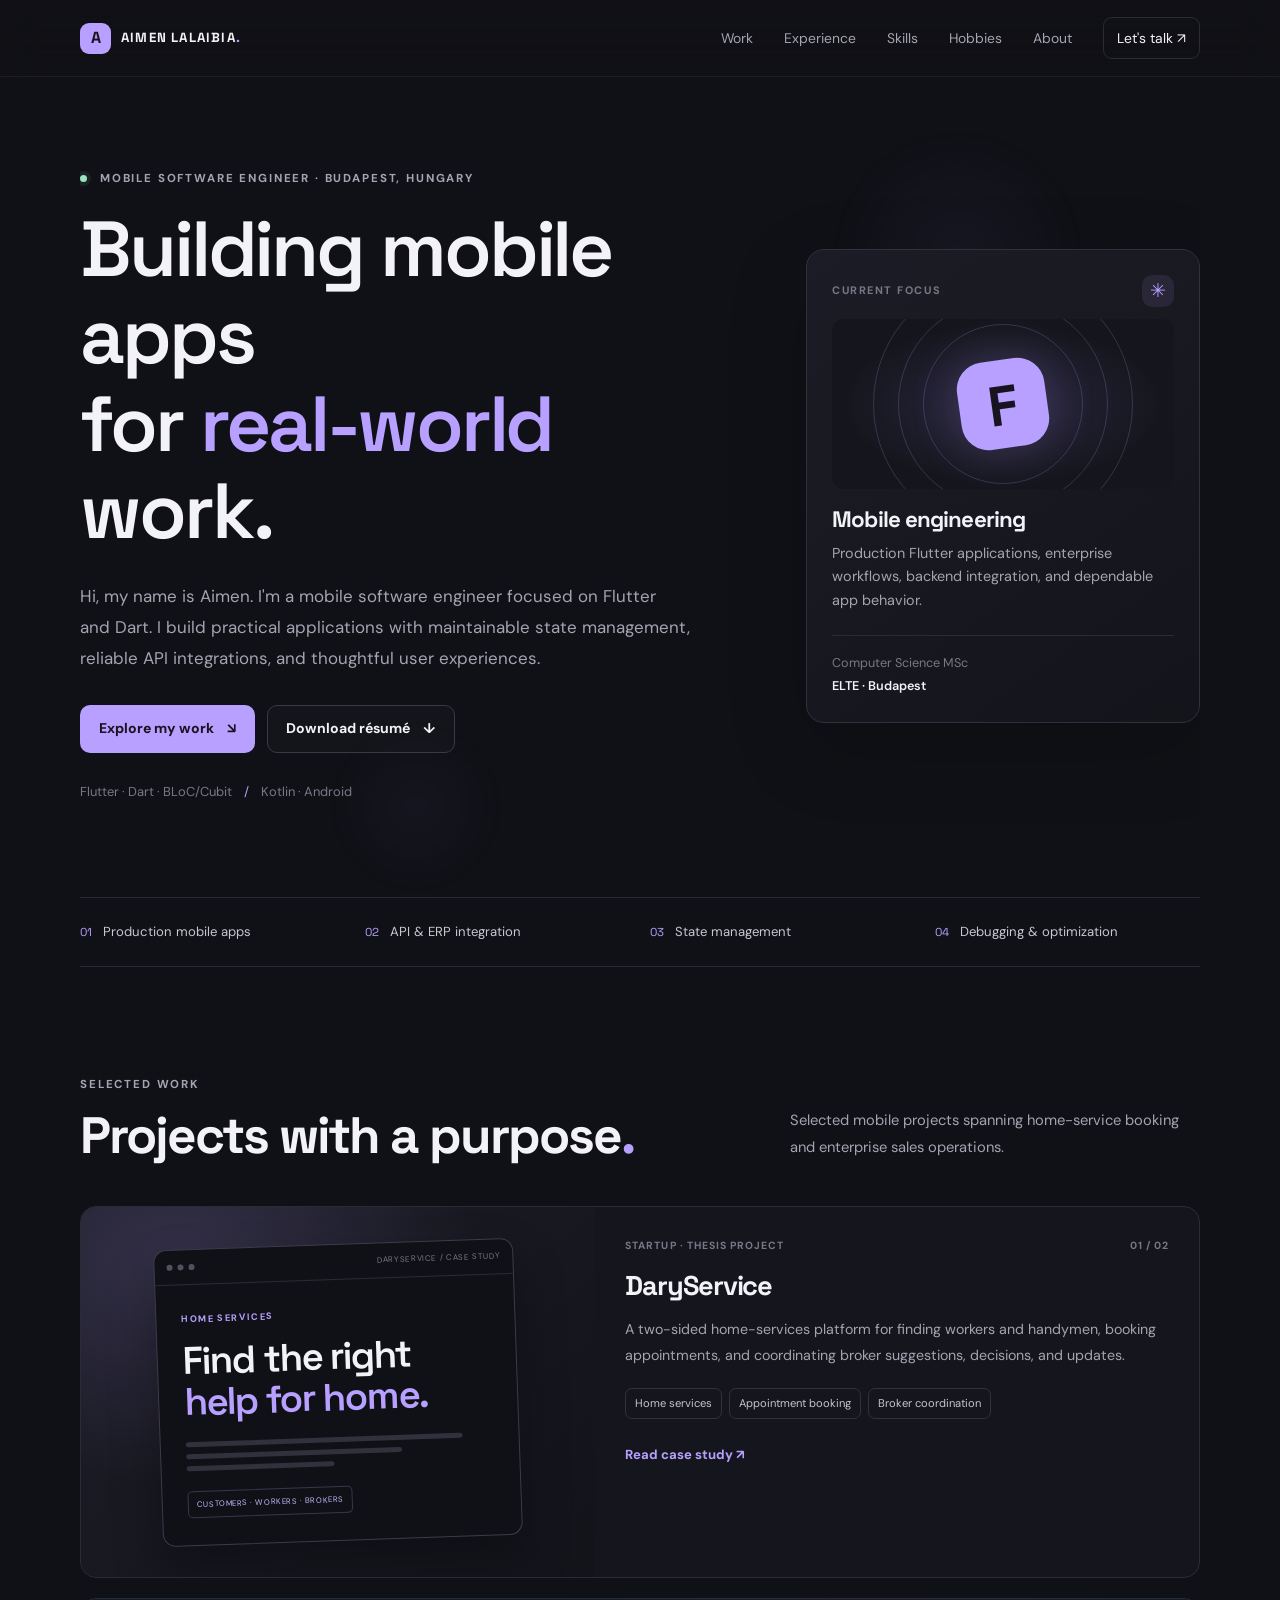
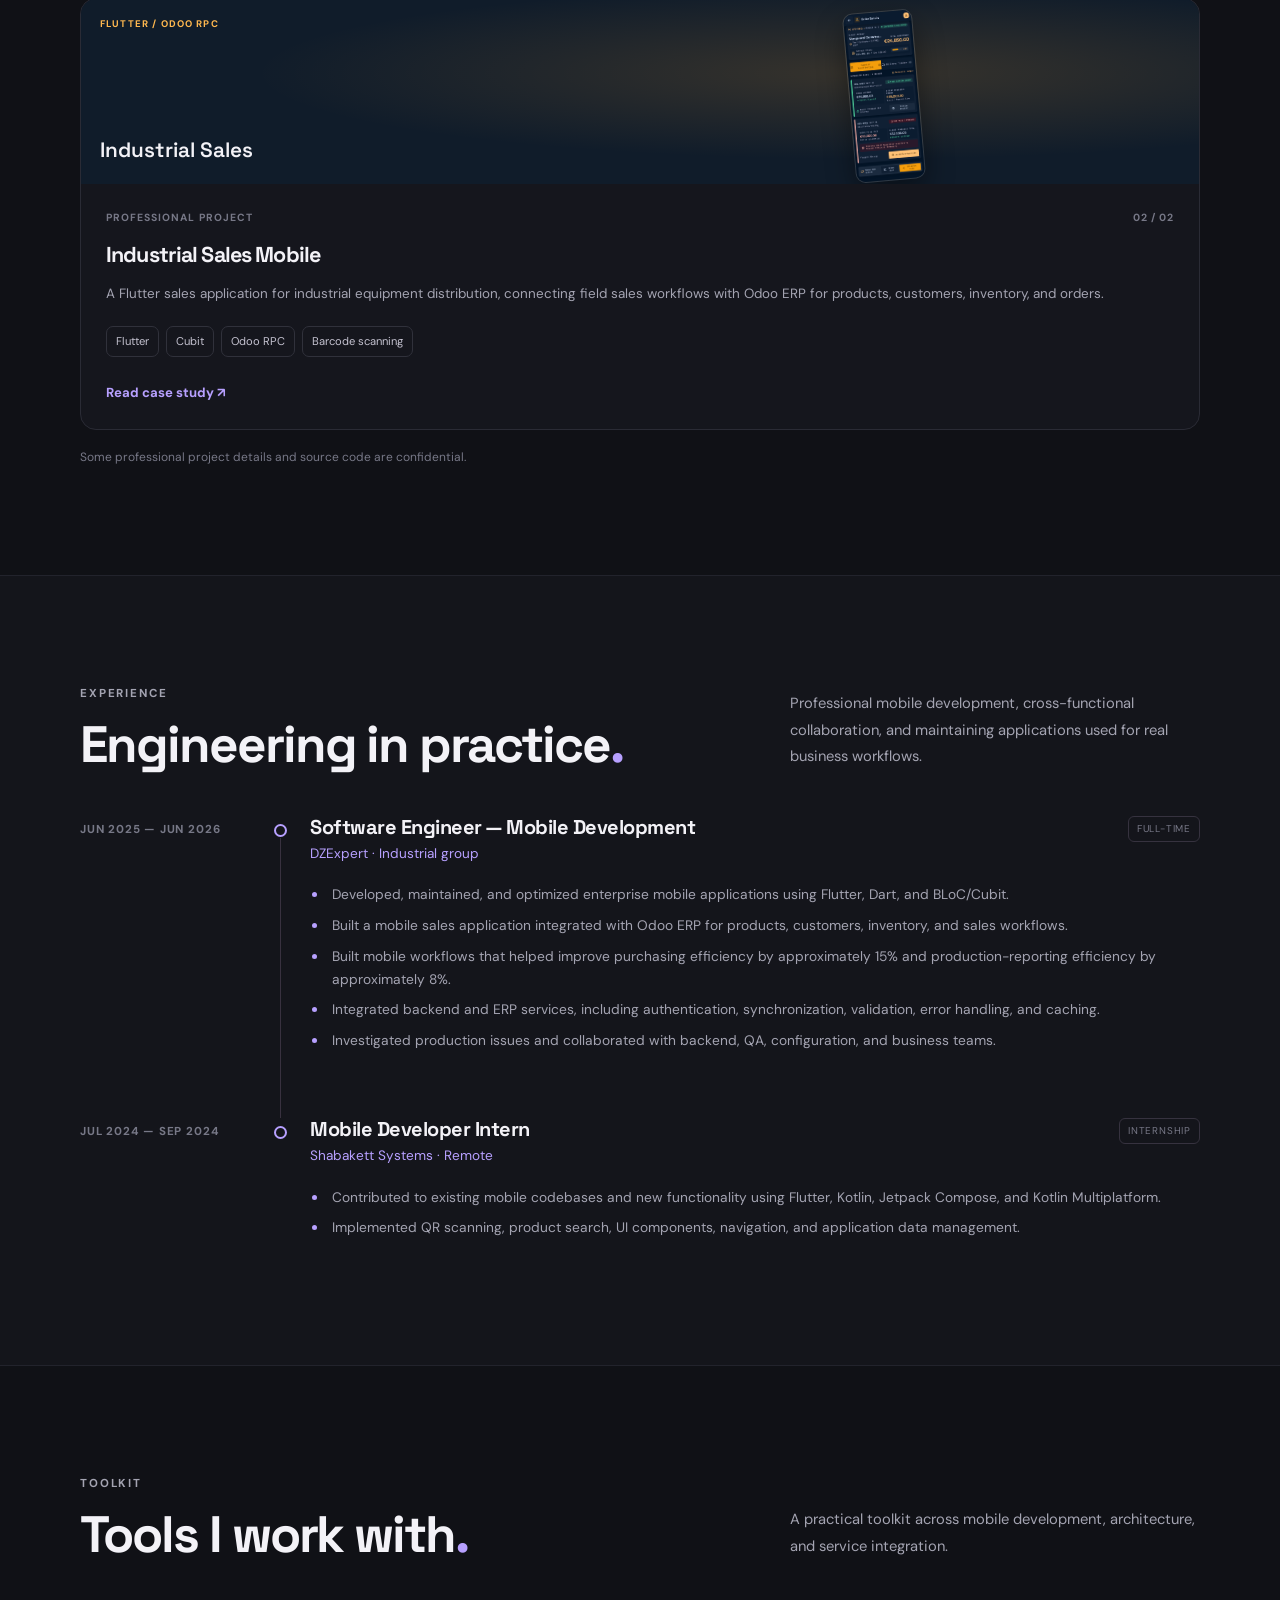
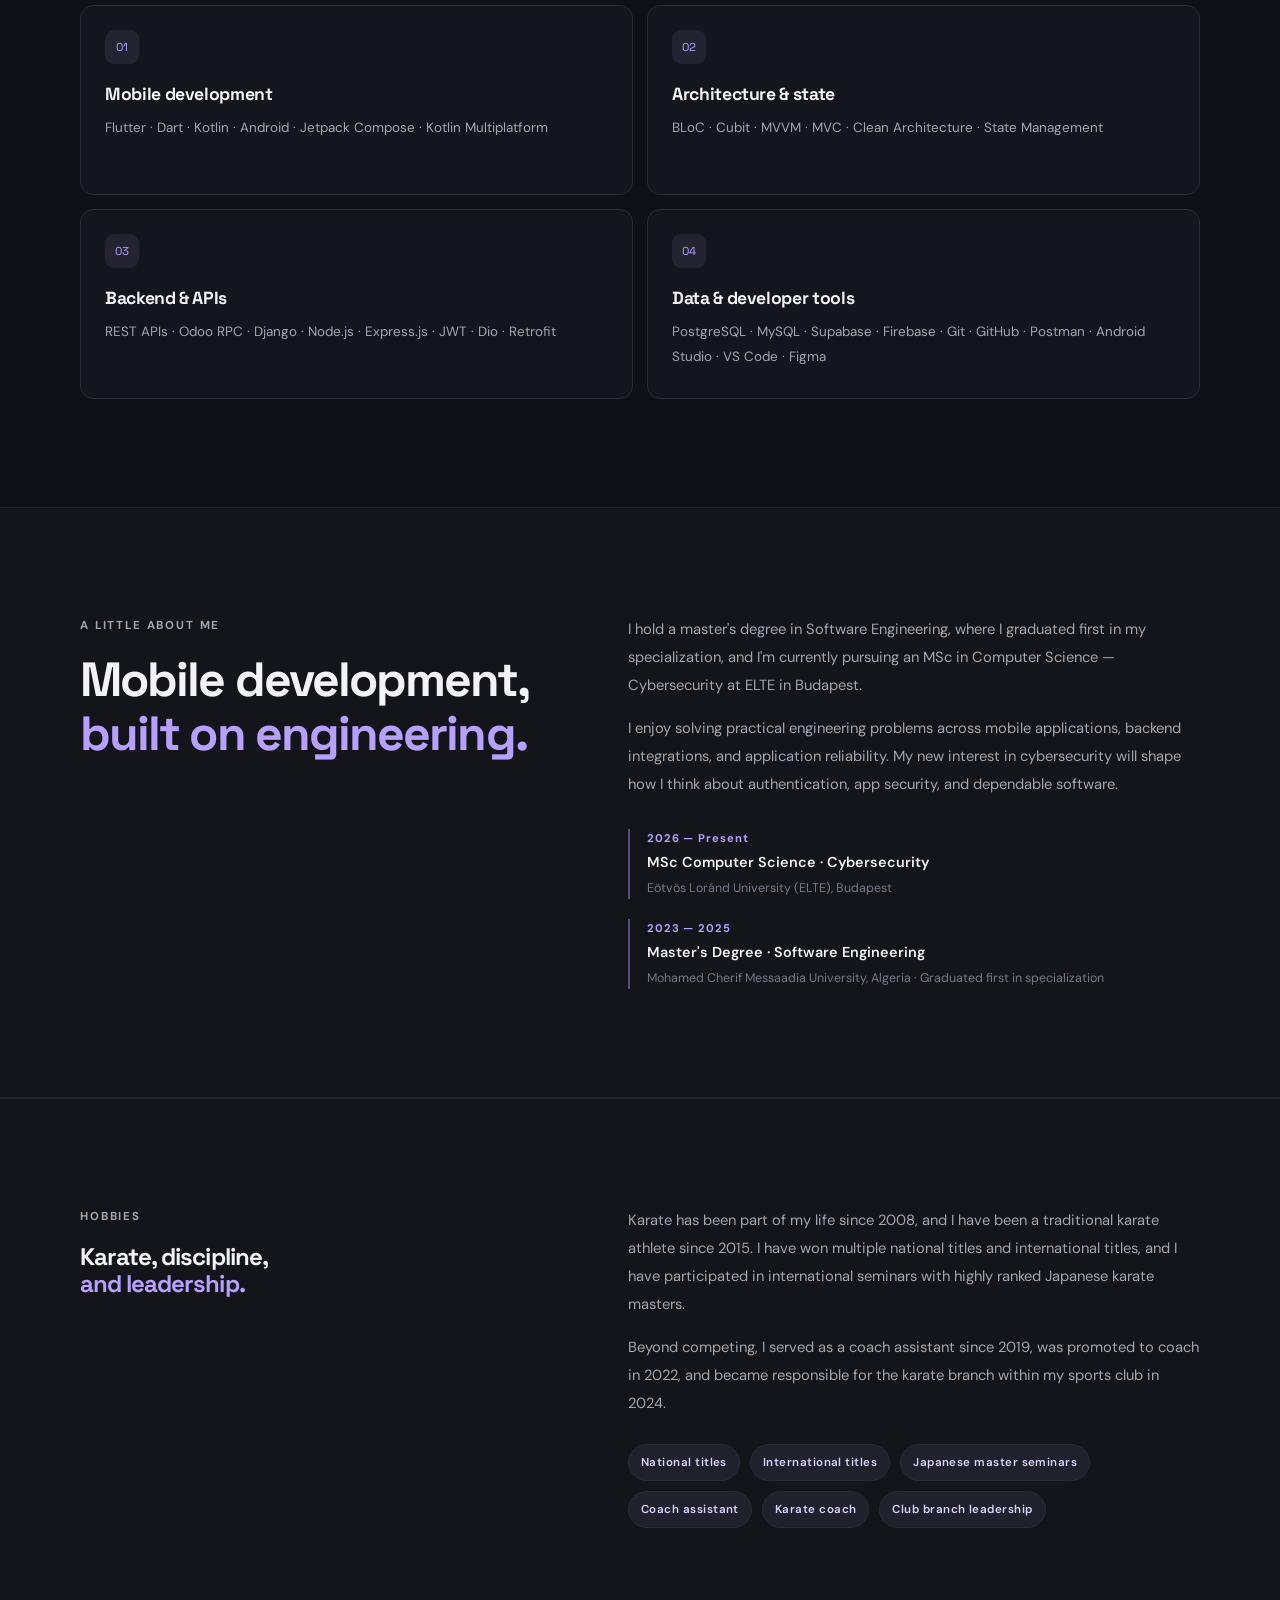
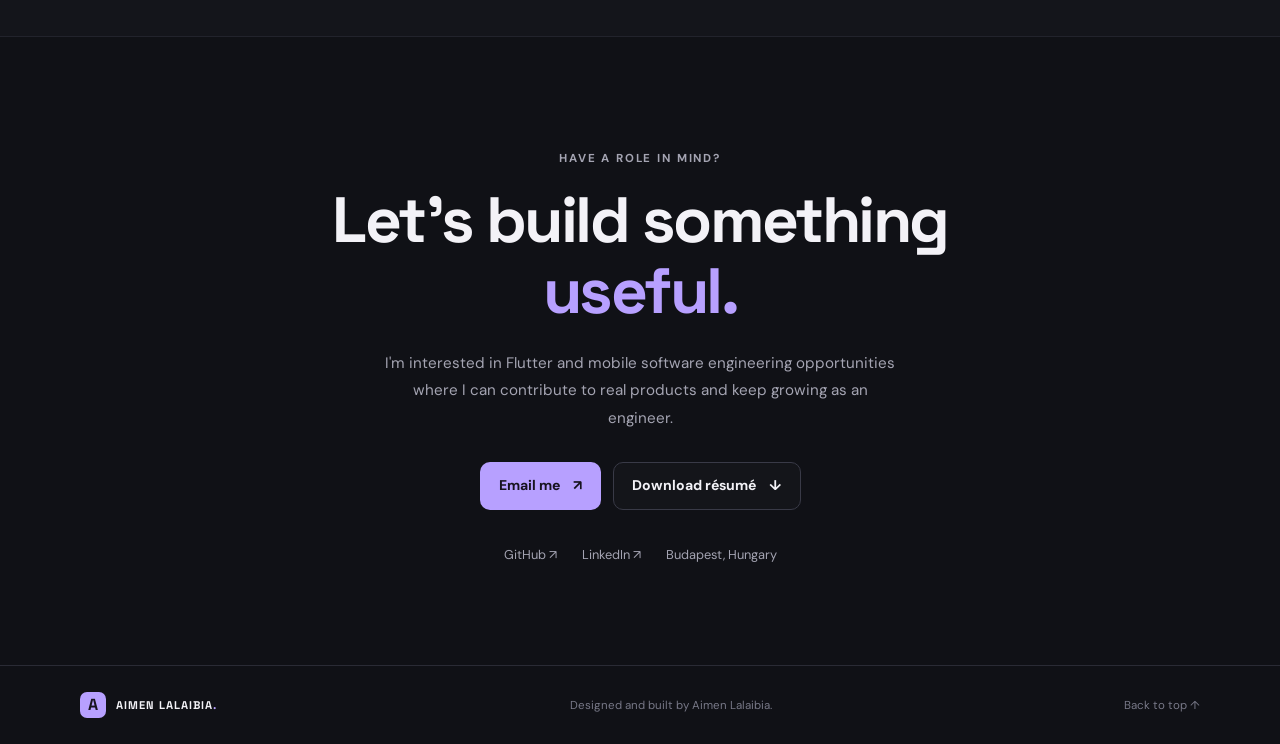
<file: index.html>
<!doctype html>
<html lang="en">

<head>
    <meta charset="utf-8">
    <meta name="viewport" content="width=device-width, initial-scale=1">
    <meta name="theme-color" content="#101116">
    <meta name="description" content="Aimen Lalaibia — Flutter Developer and Mobile Software Engineer. Selected mobile projects, professional experience, and technical skills.">
    <title>Aimen Lalaibia | Flutter Developer</title>
    <link rel="icon" type="image/svg+xml" href="favicon.svg">
    <link rel="preconnect" href="https://fonts.googleapis.com">
    <link rel="preconnect" href="https://fonts.gstatic.com" crossorigin>
    <link href="https://fonts.googleapis.com/css2?family=DM+Sans:wght@400;500;600;700&family=Space+Grotesk:wght@400;500;600;700&display=swap" rel="stylesheet">
    <link rel="stylesheet" href="css/style.css">
    <script src="js/main.js" defer></script>
</head>

<body>
    <a class="skip-link" href="#main">Skip to content</a>
    <header class="site-header">
        <nav class="nav container" aria-label="Main navigation">
            <a class="brand" href="#top" aria-label="Aimen Lalaibia home"><span class="brand-mark">A</span><span>AIMEN LALAIBIA<span class="brand-dot">.</span></span></a>
            <button class="menu-toggle" aria-expanded="false" aria-controls="nav-links" aria-label="Open navigation"><span></span><span></span></button>
            <div class="nav-links" id="nav-links">
                <a href="#work">Work</a><a href="#experience">Experience</a><a href="#skills">Skills</a><a href="#hobbies">Hobbies</a><a href="#about">About</a>
                <a class="nav-contact" href="#contact">Let's talk <span aria-hidden="true">↗</span></a>
            </div>
        </nav>
    </header>

    <main id="main">
        <section class="hero section container" id="top">
            <div class="hero-copy">
                <p class="eyebrow"><span class="status-dot"></span> MOBILE SOFTWARE ENGINEER · BUDAPEST, HUNGARY</p>
                <h1>Building mobile apps<br>for <span class="accent">real-world</span> work.</h1>
                <p class="hero-lead">Hi, my name is Aimen. I'm a mobile software engineer focused on Flutter and Dart. I build practical applications with maintainable state management, reliable API integrations, and thoughtful user experiences.</p>
                <div class="hero-actions">
                    <a class="button button-primary" href="#work">Explore my work <span aria-hidden="true">↘</span></a>
                    <a class="button button-secondary" href="resume/Aimen_Lalaibia_CV.pdf" download>Download résumé <span aria-hidden="true">↓</span></a>
                </div>
                <div class="hero-meta"><span>Flutter · Dart · BLoC/Cubit</span><span class="meta-separator">/</span><span>Kotlin · Android</span></div>
            </div>
            <aside class="hero-panel" aria-label="Professional summary">
                <div class="panel-top"><span class="panel-label">CURRENT FOCUS</span><span class="panel-icon">✳</span></div>
                <div class="focus-symbol"><span>F</span><i></i><i></i><i></i></div>
                <h2>Mobile engineering</h2>
                <p>Production Flutter applications, enterprise workflows, backend integration, and dependable app behavior.</p>
                <div class="panel-divider"></div>
                <div class="panel-bottom"><span>Computer Science MSc</span><strong>ELTE · Budapest</strong></div>
            </aside>
            <div class="hero-decoration decoration-one"></div>
            <div class="hero-decoration decoration-two"></div>
        </section>

        <section class="proof-strip container" aria-label="Core capabilities">
            <div><span class="proof-number">01</span><span>Production mobile apps</span></div>
            <div><span class="proof-number">02</span><span>API & ERP integration</span></div>
            <div><span class="proof-number">03</span><span>State management</span></div>
            <div><span class="proof-number">04</span><span>Debugging & optimization</span></div>
        </section>

        <section class="section container" id="work">
            <div class="section-heading">
                <div>
                    <p class="eyebrow">SELECTED WORK</p>
                    <h2>Projects with a purpose<span class="accent">.</span></h2>
                </div>
                <p class="section-intro">Selected mobile projects spanning home-service booking and enterprise sales operations.</p>
            </div>
            <article class="project-card project-featured">
                <div class="project-visual dary-visual" aria-label="Abstract DaryService project artwork">
                    <div class="visual-window">
                        <div class="visual-window-top"><span></span><span></span><span></span><small>DARYSERVICE / CASE STUDY</small></div>
                        <div class="dary-visual-content">
                            <div class="visual-kicker">HOME SERVICES</div>
                            <div class="visual-title">Find the right<br><em>help for home.</em></div>
                            <div class="visual-lines"><span></span><span></span><span></span></div>
                            <div class="visual-tag">CUSTOMERS · WORKERS · BROKERS</div>
                        </div>
                    </div>
                </div>
                <div class="project-content">
                    <div class="project-topline"><span class="project-type">STARTUP · THESIS PROJECT</span><span class="project-index">01 / 02</span></div>
                    <h3>DaryService</h3>
                    <p class="project-summary">A two-sided home-services platform for finding workers and handymen, booking appointments, and coordinating broker suggestions, decisions, and updates.</p>
                    <div class="tag-list"><span>Home services</span><span>Appointment booking</span><span>Broker coordination</span></div>
                    <div class="project-links"><a href="projects/daryservice.html">Read case study <span aria-hidden="true">↗</span></a></div>
                </div>
            </article>

            <div class="project-grid">
                <article class="project-card project-compact">
                    <div class="mini-visual sales-visual">
                        <div class="mini-visual-label">FLUTTER / ODOO RPC</div><img class="sales-preview-image" src="pictures/screen_cashier_deliveries.png" alt="Industrial sales app order list preview">
                        <div class="mini-caption">Industrial Sales</div>
                    </div>
                    <div class="project-content">
                        <div class="project-topline"><span class="project-type">PROFESSIONAL PROJECT</span><span class="project-index">02 / 02</span></div>
                        <h3>Industrial Sales Mobile</h3>
                        <p>A Flutter sales application for industrial equipment distribution, connecting field sales workflows with Odoo ERP for products, customers, inventory, and orders.</p>
                        <div class="tag-list"><span>Flutter</span><span>Cubit</span><span>Odoo RPC</span><span>Barcode scanning</span></div>
                        <div class="project-links"><a href="projects/industrial-sales.html">Read case study <span aria-hidden="true">↗</span></a></div>
                    </div>
                </article>
            </div>
            <p class="section-footnote">Some professional project details and source code are confidential.</p>
        </section>

        <section class="section experience-section" id="experience">
            <div class="container">
                <div class="section-heading">
                    <div>
                        <p class="eyebrow">EXPERIENCE</p>
                        <h2>Engineering in practice<span class="accent">.</span></h2>
                    </div>
                    <p class="section-intro">Professional mobile development, cross-functional collaboration, and maintaining applications used for real business workflows.</p>
                </div>
                <div class="timeline">
                    <article class="timeline-item">
                        <div class="timeline-date">JUN 2025 — JUN 2026</div>
                        <div class="timeline-marker"></div>
                        <div class="timeline-body">
                            <div class="timeline-title-row">
                                <div>
                                    <h3>Software Engineer — Mobile Development</h3>
                                    <p class="company">DZExpert · Industrial group</p>
                                </div><span class="timeline-kind">FULL-TIME</span></div>
                            <ul>
                                <li>Developed, maintained, and optimized enterprise mobile applications using Flutter, Dart, and BLoC/Cubit.</li>
                                <li>Built a mobile sales application integrated with Odoo ERP for products, customers, inventory, and sales workflows.</li>
                                <li>Built mobile workflows that helped improve purchasing efficiency by approximately 15% and production-reporting efficiency by approximately 8%.</li>
                                <li>Integrated backend and ERP services, including authentication, synchronization, validation, error handling, and caching.</li>
                                <li>Investigated production issues and collaborated with backend, QA, configuration, and business teams.</li>
                            </ul>
                        </div>
                    </article>
                    <article class="timeline-item">
                        <div class="timeline-date">JUL 2024 — SEP 2024</div>
                        <div class="timeline-marker"></div>
                        <div class="timeline-body">
                            <div class="timeline-title-row">
                                <div>
                                    <h3>Mobile Developer Intern</h3>
                                    <p class="company">Shabakett Systems · Remote</p>
                                </div><span class="timeline-kind">INTERNSHIP</span></div>
                            <ul>
                                <li>Contributed to existing mobile codebases and new functionality using Flutter, Kotlin, Jetpack Compose, and Kotlin Multiplatform.</li>
                                <li>Implemented QR scanning, product search, UI components, navigation, and application data management.</li>
                            </ul>
                        </div>
                    </article>
                </div>
            </div>
        </section>

        <section class="section container" id="skills">
            <div class="section-heading">
                <div>
                    <p class="eyebrow">TOOLKIT</p>
                    <h2>Tools I work with<span class="accent">.</span></h2>
                </div>
                <p class="section-intro">A practical toolkit across mobile development, architecture, and service integration.</p>
            </div>
            <div class="skills-grid">
                <article class="skill-card">
                    <div class="skill-card-icon">01</div>
                    <h3>Mobile development</h3>
                    <p>Flutter · Dart · Kotlin · Android · Jetpack Compose · Kotlin Multiplatform</p>
                </article>
                <article class="skill-card">
                    <div class="skill-card-icon">02</div>
                    <h3>Architecture & state</h3>
                    <p>BLoC · Cubit · MVVM · MVC · Clean Architecture · State Management</p>
                </article>
                <article class="skill-card">
                    <div class="skill-card-icon">03</div>
                    <h3>Backend & APIs</h3>
                    <p>REST APIs · Odoo RPC · Django · Node.js · Express.js · JWT · Dio · Retrofit</p>
                </article>
                <article class="skill-card">
                    <div class="skill-card-icon">04</div>
                    <h3>Data & developer tools</h3>
                    <p>PostgreSQL · MySQL · Supabase · Firebase · Git · GitHub · Postman · Android Studio · VS Code · Figma</p>
                </article>
            </div>
        </section>

        <section class="section about-section" id="about">
            <div class="container about-layout">
                <div>
                    <p class="eyebrow">A LITTLE ABOUT ME</p>
                    <h2>Mobile development,<br><span class="accent">built on engineering.</span></h2>
                </div>
                <div class="about-copy">
                    <p>I hold a master's degree in Software Engineering, where I graduated first in my specialization, and I'm currently pursuing an MSc in Computer Science — Cybersecurity at ELTE in Budapest.</p>
                    <p>I enjoy solving practical engineering problems across mobile applications, backend integrations, and application reliability. My new interest in cybersecurity will shape how I think about authentication, app security, and dependable
                        software.
                    </p>
                    <div class="education-list">
                        <div><span>2026 — Present</span><strong>MSc Computer Science · Cybersecurity</strong><small>Eötvös Loránd University (ELTE), Budapest</small></div>
                        <div><span>2023 — 2025</span><strong>Master's Degree · Software Engineering</strong><small>Mohamed Cherif Messaadia University, Algeria · Graduated first in specialization</small></div>
                    </div>
                </div>
            </div>
        </section>

        <section class="section hobbies-section" id="hobbies">
            <div class="container hobbies-layout">
                <div>
                    <p class="eyebrow">HOBBIES</p>
                    <h2>Karate, discipline,<br><span class="accent">and leadership.</span></h2>
                </div>
                <div class="hobby-copy">
                    <p>Karate has been part of my life since 2008, and I have been a traditional karate athlete since 2015. I have won multiple national titles and international titles, and I have participated in international seminars with highly ranked
                        Japanese karate masters.</p>
                    <p>Beyond competing, I served as a coach assistant since 2019, was promoted to coach in 2022, and became responsible for the karate branch within my sports club in 2024.</p>
                    <div class="hobby-list">
                        <span>National titles</span>
                        <span>International titles</span>
                        <span>Japanese master seminars</span>
                        <span>Coach assistant</span>
                        <span>Karate coach</span>
                        <span>Club branch leadership</span>
                    </div>
                </div>
            </div>
        </section>

        <section class="contact-section section container" id="contact">
            <p class="eyebrow">HAVE A ROLE IN MIND?</p>
            <h2>Let's build something<br><span class="accent">useful.</span></h2>
            <p class="contact-copy">I'm interested in Flutter and mobile software engineering opportunities where I can contribute to real products and keep growing as an engineer.</p>
            <div class="hero-actions contact-actions">
                <a class="button button-primary" href="mailto:lalaibiaaimen1@gmail.com">Email me <span aria-hidden="true">↗</span></a>
                <a class="button button-secondary" href="resume/Aimen_Lalaibia_CV.pdf" download>Download résumé <span aria-hidden="true">↓</span></a>
            </div>
            <div class="social-links">
                <a href="https://github.com/Aymen2303" target="_blank" rel="noreferrer">GitHub ↗</a>
                <a href="https://www.linkedin.com/in/lalaibia-aimen-a2380624a" target="_blank" rel="noreferrer">LinkedIn ↗</a>
                <span>Budapest, Hungary</span>
            </div>
        </section>
    </main>
    <footer class="site-footer">
        <div class="container footer-inner"><a class="brand" href="#top"><span class="brand-mark">A</span><span>AIMEN LALAIBIA<span class="brand-dot">.</span></span></a><span>Designed and built by Aimen Lalaibia.</span><a href="#top">Back to top ↑</a></div>
    </footer>
</body>

</html>
</file>
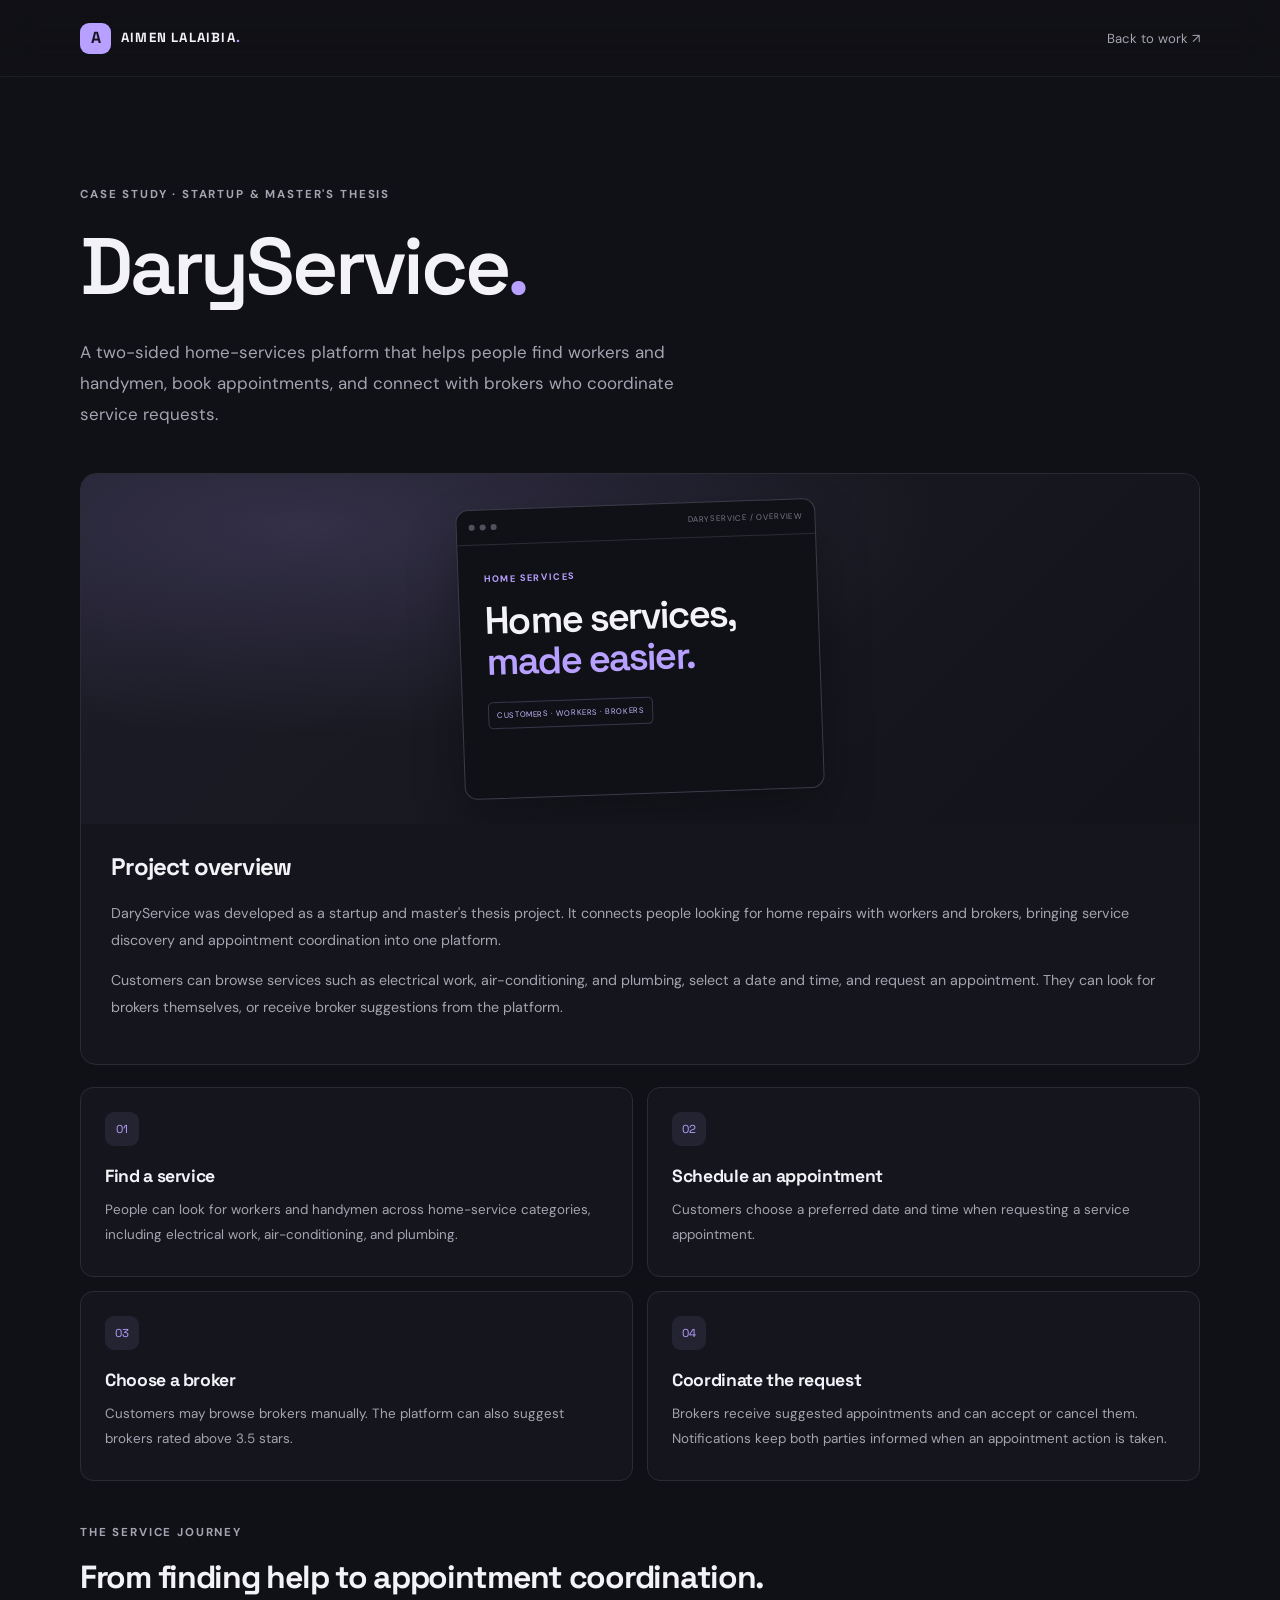
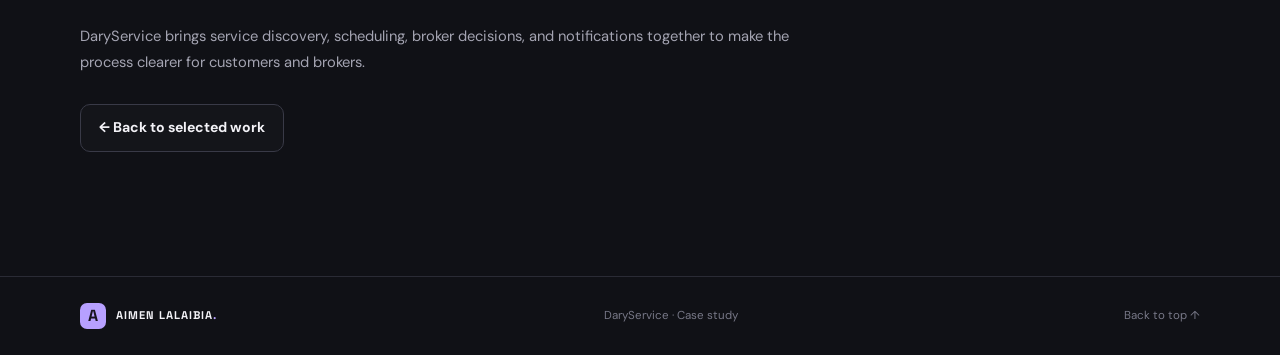
<file: projects/daryservice.html>
<!doctype html>
<html lang="en">

<head>
    <meta charset="utf-8">
    <meta name="viewport" content="width=device-width, initial-scale=1">
    <meta name="theme-color" content="#101116">
    <meta name="description" content="DaryService is a two-sided home-services platform for finding workers, booking appointments, and coordinating brokers.">
    <title>DaryService Case Study | Aimen Lalaibia</title>
    <link rel="icon" type="image/svg+xml" href="../favicon.svg">
    <link rel="preconnect" href="https://fonts.googleapis.com">
    <link rel="preconnect" href="https://fonts.gstatic.com" crossorigin>
    <link href="https://fonts.googleapis.com/css2?family=DM+Sans:wght@400;500;600;700&family=Space+Grotesk:wght@400;500;600;700&display=swap" rel="stylesheet">
    <link rel="stylesheet" href="../css/style.css">
</head>

<body id="top">
    <header class="site-header">
        <nav class="nav container" aria-label="Main navigation">
            <a class="brand" href="../index.html"><span class="brand-mark">A</span><span>AIMEN LALAIBIA<span class="brand-dot">.</span></span></a>
            <div class="case-nav-links"><a href="../index.html#work">Back to work ↗</a></div>
        </nav>
    </header>
    <main class="container section">
        <p class="eyebrow">CASE STUDY · STARTUP & MASTER'S THESIS</p>
        <h1 style="font-size:clamp(2.8rem,7vw,5rem)">DaryService<span class="accent">.</span></h1>
        <p class="hero-lead">A two-sided home-services platform that helps people find workers and handymen, book appointments, and connect with brokers who coordinate service requests.</p>

        <section class="project-card" style="margin-top:42px" aria-labelledby="dary-overview">
            <div class="project-visual dary-visual" style="min-height:280px" aria-label="Illustrative DaryService case-study artwork">
                <div class="visual-window">
                    <div class="visual-window-top"><span></span><span></span><span></span><small>DARYSERVICE / OVERVIEW</small></div>
                    <div class="dary-visual-content">
                        <div class="visual-kicker">HOME SERVICES</div>
                        <div class="visual-title">Home services,<br><em>made easier.</em></div>
                        <div class="visual-tag">CUSTOMERS · WORKERS · BROKERS</div>
                    </div>
                </div>
            </div>
            <div class="project-content">
                <h2 id="dary-overview" style="font-size:1.5rem">Project overview</h2>
                <p>DaryService was developed as a startup and master's thesis project. It connects people looking for home repairs with workers and brokers, bringing service discovery and appointment coordination into one platform.</p>
                <p>Customers can browse services such as electrical work, air-conditioning, and plumbing, select a date and time, and request an appointment. They can look for brokers themselves, or receive broker suggestions from the platform.</p>
            </div>
        </section>

        <section class="skills-grid" style="margin-top:22px" aria-label="DaryService workflows">
            <article class="skill-card">
                <div class="skill-card-icon">01</div>
                <h3>Find a service</h3>
                <p>People can look for workers and handymen across home-service categories, including electrical work, air-conditioning, and plumbing.</p>
            </article>
            <article class="skill-card">
                <div class="skill-card-icon">02</div>
                <h3>Schedule an appointment</h3>
                <p>Customers choose a preferred date and time when requesting a service appointment.</p>
            </article>
            <article class="skill-card">
                <div class="skill-card-icon">03</div>
                <h3>Choose a broker</h3>
                <p>Customers may browse brokers manually. The platform can also suggest brokers rated above 3.5 stars.</p>
            </article>
            <article class="skill-card">
                <div class="skill-card-icon">04</div>
                <h3>Coordinate the request</h3>
                <p>Brokers receive suggested appointments and can accept or cancel them. Notifications keep both parties informed when an appointment action is taken.</p>
            </article>
        </section>

        <section style="margin-top:42px" aria-labelledby="journey-title">
            <p class="eyebrow">THE SERVICE JOURNEY</p>
            <h2 id="journey-title" style="font-size:2rem">From finding help to appointment coordination.</h2>
            <p class="section-intro" style="max-width:720px;margin-top:16px">DaryService brings service discovery, scheduling, broker decisions, and notifications together to make the process clearer for customers and brokers.</p>
            <p style="margin-top:28px"><a class="button button-secondary" href="../index.html#work">← Back to selected work</a></p>
        </section>
    </main>
    <footer class="site-footer">
        <div class="container footer-inner"><a class="brand" href="../index.html"><span class="brand-mark">A</span><span>AIMEN LALAIBIA<span class="brand-dot">.</span></span></a><span>DaryService · Case study</span><a href="#top">Back to top ↑</a></div>
    </footer>
</body>

</html>
</file>
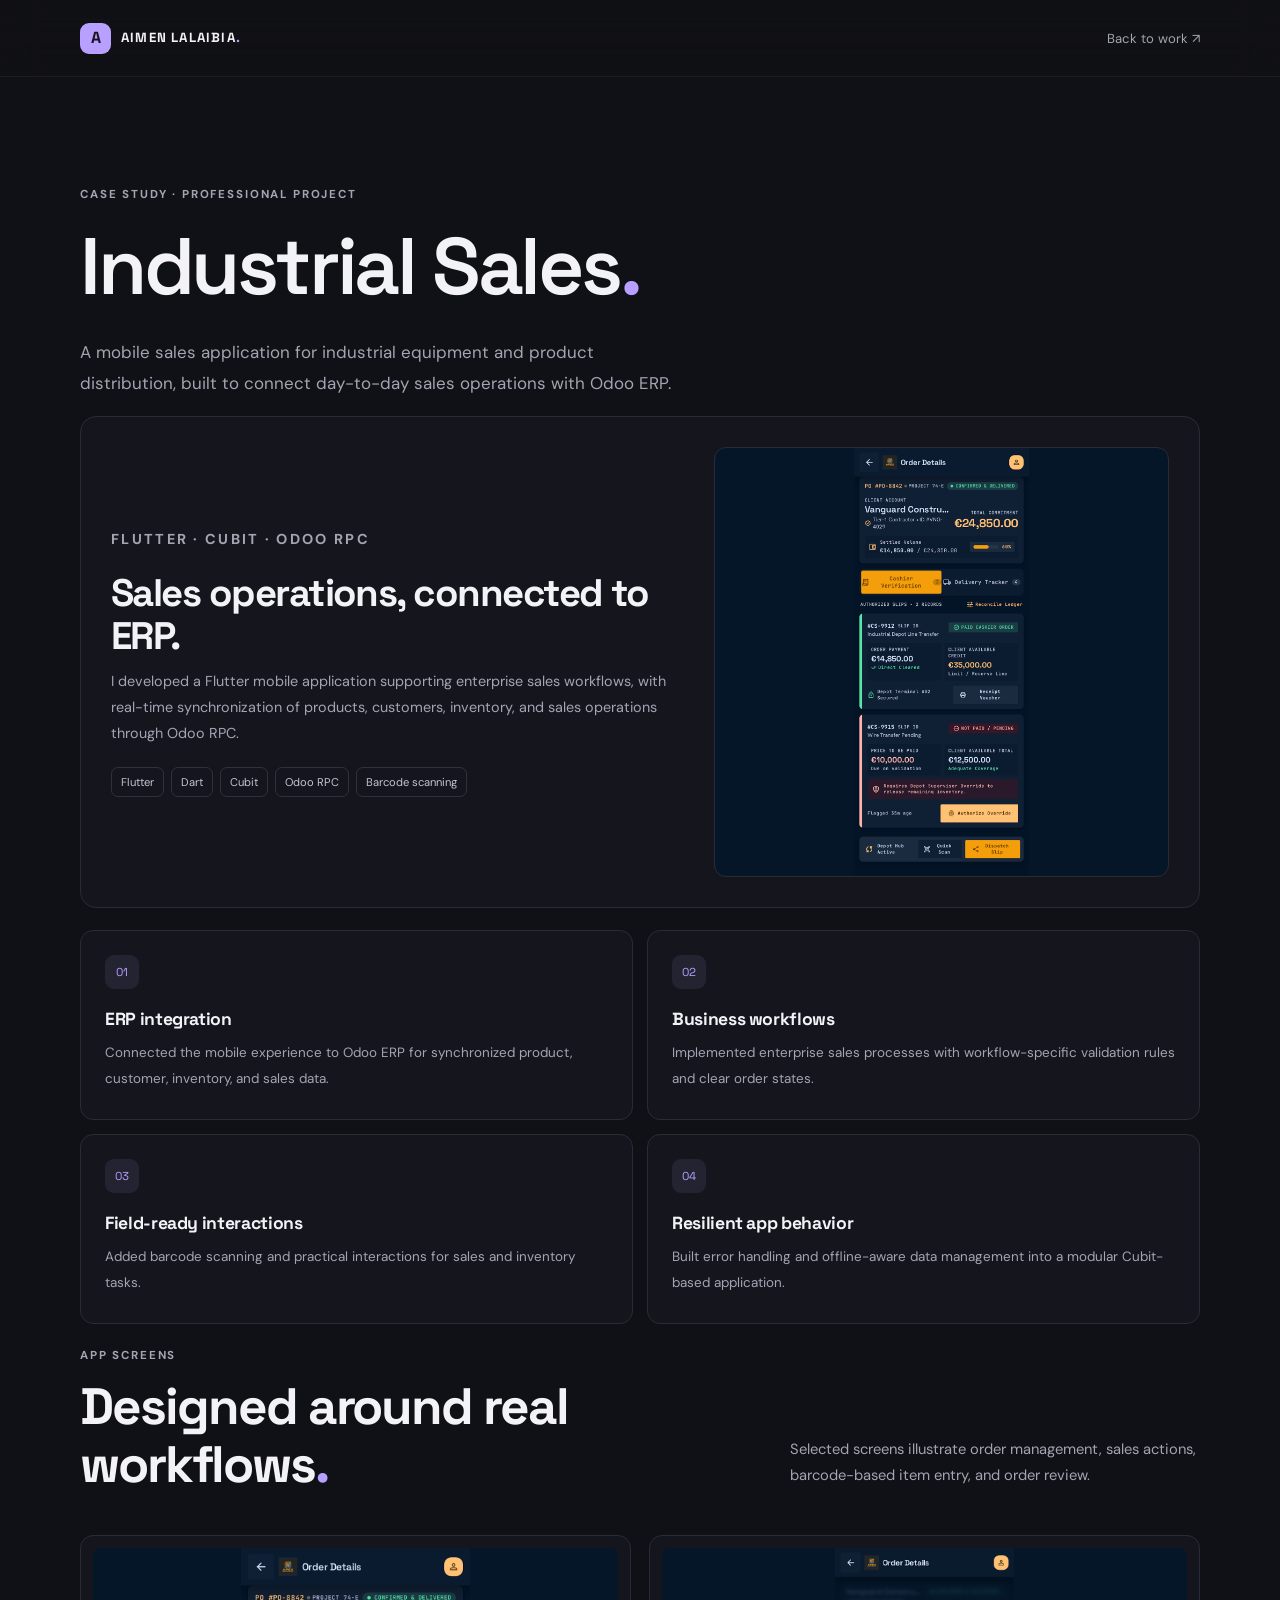
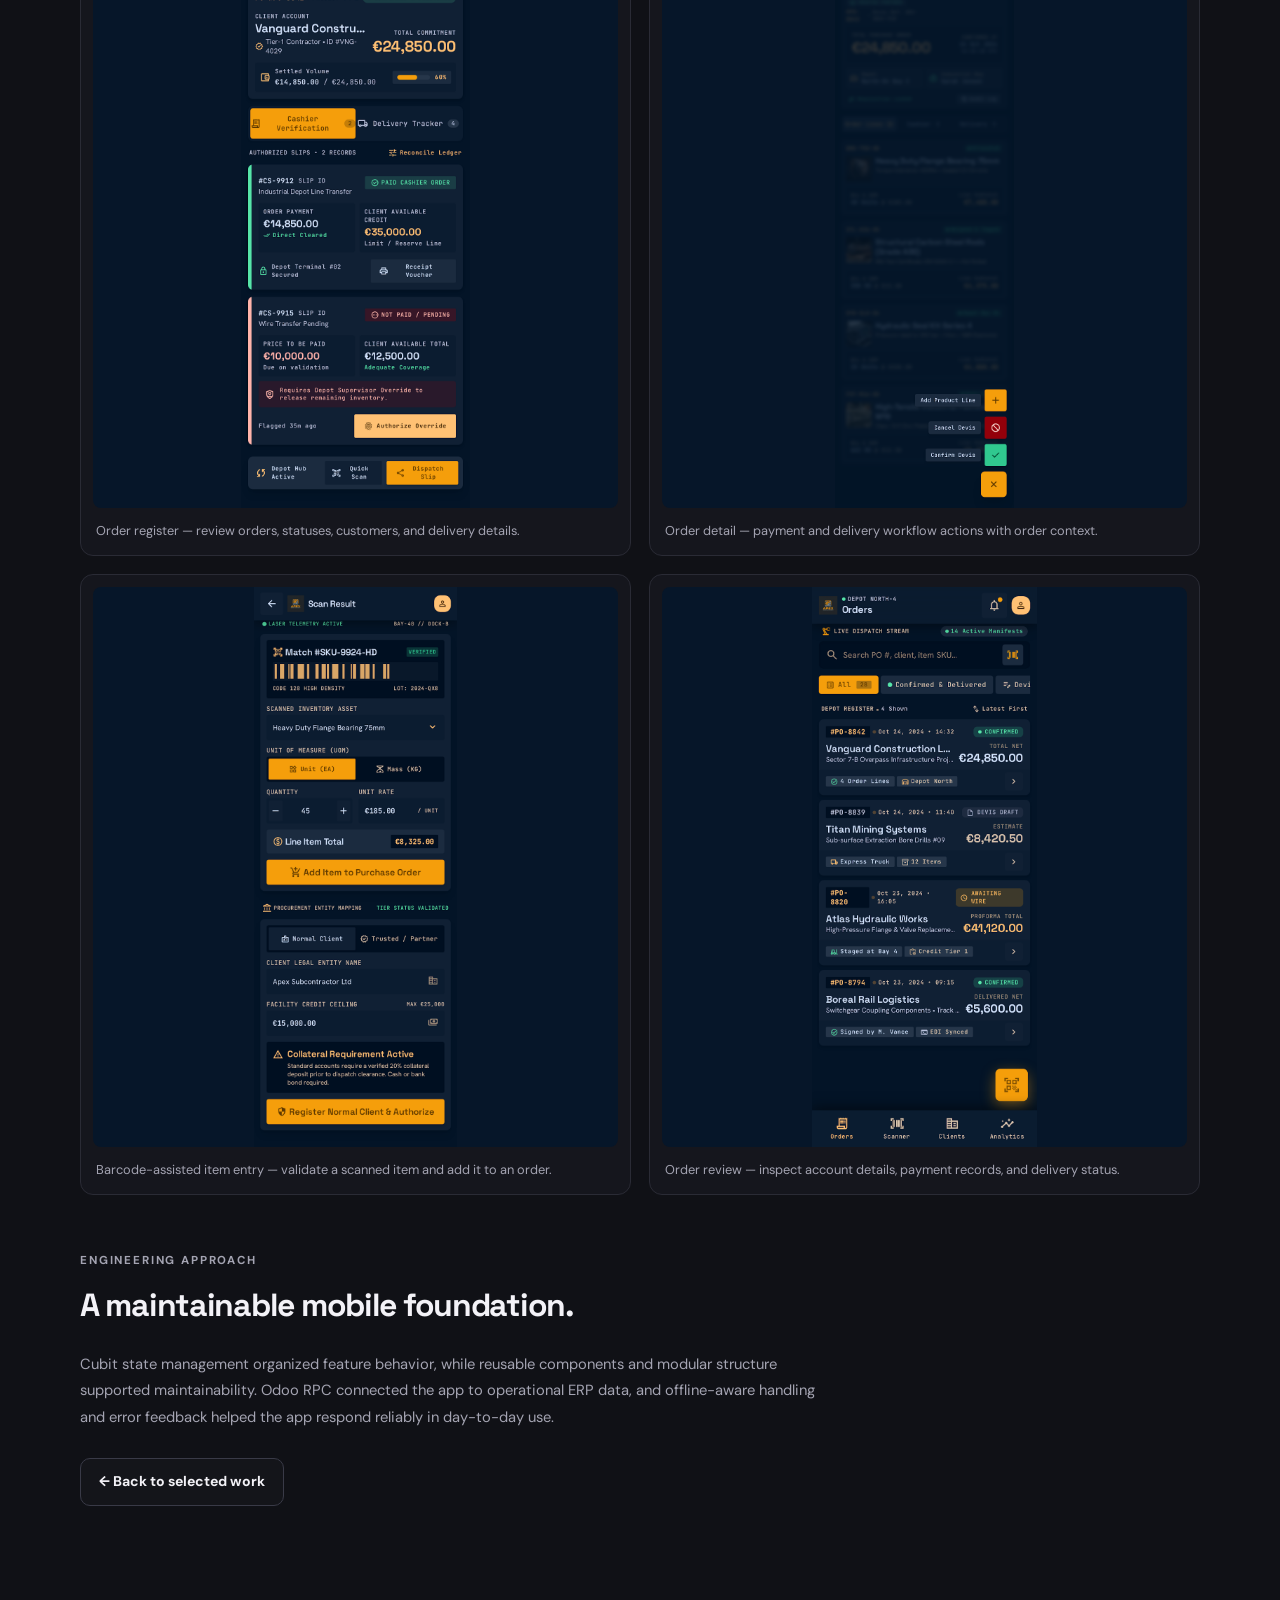
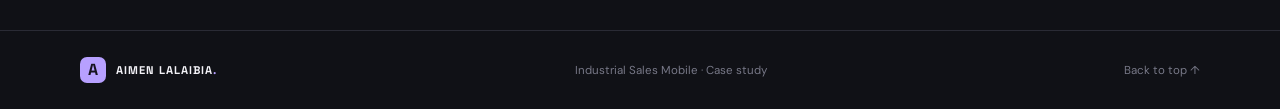
<file: projects/industrial-sales.html>
<!doctype html>
<html lang="en">

<head>
    <meta charset="utf-8">
    <meta name="viewport" content="width=device-width, initial-scale=1">
    <meta name="theme-color" content="#101116">
    <meta name="description" content="Case study: a Flutter and Cubit industrial sales application integrated with Odoo ERP through Odoo RPC.">
    <title>Industrial Sales Mobile Case Study | Aimen Lalaibia</title>
    <link rel="icon" type="image/svg+xml" href="../favicon.svg">
    <link rel="preconnect" href="https://fonts.googleapis.com">
    <link rel="preconnect" href="https://fonts.gstatic.com" crossorigin>
    <link href="https://fonts.googleapis.com/css2?family=DM+Sans:wght@400;500;600;700&family=Space+Grotesk:wght@400;500;600;700&display=swap" rel="stylesheet">
    <link rel="stylesheet" href="../css/style.css">
</head>

<body id="top">
    <header class="site-header">
        <nav class="nav container" aria-label="Main navigation">
            <a class="brand" href="../index.html"><span class="brand-mark">A</span><span>AIMEN LALAIBIA<span class="brand-dot">.</span></span></a>
            <div class="case-nav-links"><a href="../index.html#work">Back to work ↗</a></div>
        </nav>
    </header>
    <main class="container section">
        <p class="eyebrow">CASE STUDY · PROFESSIONAL PROJECT</p>
        <h1 style="font-size:clamp(2.8rem,7vw,5rem)">Industrial Sales<span class="accent">.</span></h1>
        <p class="hero-lead">A mobile sales application for industrial equipment and product distribution, built to connect day-to-day sales operations with Odoo ERP.</p>

        <section class="project-card sales-case-hero" aria-labelledby="sales-overview-title">
            <div>
                <p class="eyebrow">FLUTTER · CUBIT · ODOO RPC</p>
                <h2 id="sales-overview-title">Sales operations, connected to ERP.</h2>
                <p>I developed a Flutter mobile application supporting enterprise sales workflows, with real-time synchronization of products, customers, inventory, and sales operations through Odoo RPC.</p>
                <div class="tag-list"><span>Flutter</span><span>Dart</span><span>Cubit</span><span>Odoo RPC</span><span>Barcode scanning</span></div>
            </div>
            <img class="sales-case-image" src="../pictures/screen_cashier_deliveries.png" alt="Industrial sales application order register showing order statuses and delivery information">
        </section>

        <section class="sales-highlights" aria-label="Project highlights">
            <div class="skills-grid">
                <article class="skill-card">
                    <div class="skill-card-icon">01</div>
                    <h3>ERP integration</h3>
                    <p>Connected the mobile experience to Odoo ERP for synchronized product, customer, inventory, and sales data.</p>
                </article>
                <article class="skill-card">
                    <div class="skill-card-icon">02</div>
                    <h3>Business workflows</h3>
                    <p>Implemented enterprise sales processes with workflow-specific validation rules and clear order states.</p>
                </article>
                <article class="skill-card">
                    <div class="skill-card-icon">03</div>
                    <h3>Field-ready interactions</h3>
                    <p>Added barcode scanning and practical interactions for sales and inventory tasks.</p>
                </article>
                <article class="skill-card">
                    <div class="skill-card-icon">04</div>
                    <h3>Resilient app behavior</h3>
                    <p>Built error handling and offline-aware data management into a modular Cubit-based application.</p>
                </article>
            </div>
        </section>

        <section aria-labelledby="screens-title">
            <div class="section-heading">
                <div>
                    <p class="eyebrow">APP SCREENS</p>
                    <h2 id="screens-title">Designed around real workflows<span class="accent">.</span></h2>
                </div>
                <p class="section-intro">Selected screens illustrate order management, sales actions, barcode-based item entry, and order review.</p>
            </div>
            <div class="sales-gallery">
                <figure><img src="../pictures/screen_cashier_deliveries.png" alt="Order register with order statuses, customer names, totals, and delivery details" loading="lazy" decoding="async">
                    <figcaption>Order register — review orders, statuses, customers, and delivery details.</figcaption>
                </figure>
                <figure><img src="../pictures/screen_FABs.png" alt="Order detail screen with payment and delivery verification actions" loading="lazy" decoding="async">
                    <figcaption>Order detail — payment and delivery workflow actions with order context.</figcaption>
                </figure>
                <figure><img src="../pictures/screen_adding_item.png" alt="Barcode scan result and item entry form for a purchase order" loading="lazy" decoding="async">
                    <figcaption>Barcode-assisted item entry — validate a scanned item and add it to an order.</figcaption>
                </figure>
                <figure><img src="../pictures/screen_paiment_order_view.png" alt="Order review screen with account, payment, and delivery information" loading="lazy" decoding="async">
                    <figcaption>Order review — inspect account details, payment records, and delivery status.</figcaption>
                </figure>
            </div>
        </section>

        <section style="margin-top:56px" aria-labelledby="approach-title">
            <p class="eyebrow">ENGINEERING APPROACH</p>
            <h2 id="approach-title" style="font-size:2rem">A maintainable mobile foundation.</h2>
            <p class="section-intro" style="max-width:760px;margin-top:16px">Cubit state management organized feature behavior, while reusable components and modular structure supported maintainability. Odoo RPC connected the app to operational ERP data, and offline-aware handling and error feedback helped the app
                respond reliably in day-to-day use.</p>
            <p style="margin-top:28px"><a class="button button-secondary" href="../index.html#work">← Back to selected work</a></p>
        </section>
    </main>
    <footer class="site-footer">
        <div class="container footer-inner"><a class="brand" href="../index.html"><span class="brand-mark">A</span><span>AIMEN LALAIBIA<span class="brand-dot">.</span></span></a><span>Industrial Sales Mobile · Case study</span><a href="#top">Back to top ↑</a></div>
    </footer>
</body>

</html>
</file>
<file: css/style.css>
/* Aimen Lalaibia — dark mobile-engineering portfolio */

:root {
  color-scheme: dark;
  --bg: #101116;
  --bg-soft: #15161d;
  --panel: #1a1b23;
  --panel-hover: #20212b;
  --text: #f3f2f7;
  --muted: #a4a4b2;
  --subtle: #777887;
  --line: #2a2b35;
  --accent: #b7a0ff;
  --accent-strong: #9b7dff;
  --green: #9be4bf;
  --font-body: "DM Sans", sans-serif;
  --font-display: "Space Grotesk", sans-serif;
  --max-width: 1120px;
}

* {
  box-sizing: border-box;
}

html {
  scroll-behavior: smooth;
  scroll-padding-top: 90px;
}

body {
  margin: 0;
  background: var(--bg);
  color: var(--text);
  font-family: var(--font-body);
  line-height: 1.65;
  -webkit-font-smoothing: antialiased;
}

a {
  color: inherit;
  text-decoration: none;
}

button,
a {
  -webkit-tap-highlight-color: transparent;
}

a:focus-visible,
button:focus-visible {
  outline: 2px solid var(--accent);
  outline-offset: 4px;
}

::selection {
  color: #15121f;
  background: var(--accent);
}

.container {
  width: min(var(--max-width), calc(100% - 48px));
  margin-inline: auto;
}

.section {
  padding-block: 108px;
}

.skip-link {
  position: absolute;
  left: 16px;
  top: -60px;
  z-index: 1000;
  padding: 10px 14px;
  background: var(--accent);
  color: #15121f;
  border-radius: 8px;
}

.skip-link:focus {
  top: 12px;
}

.site-header {
  position: sticky;
  top: 0;
  z-index: 100;
  background: rgba(16, 17, 22, 0.88);
  backdrop-filter: blur(18px);
  border-bottom: 1px solid rgba(255, 255, 255, 0.055);
}

.nav {
  min-height: 76px;
  display: flex;
  align-items: center;
  justify-content: space-between;
  gap: 28px;
}

.brand {
  display: inline-flex;
  align-items: center;
  gap: 10px;
  font-family: var(--font-display);
  font-weight: 700;
  font-size: 0.83rem;
  letter-spacing: 0.09em;
  white-space: nowrap;
}

.brand-mark {
  display: grid;
  place-items: center;
  width: 31px;
  height: 31px;
  background: var(--accent);
  color: #17131f;
  border-radius: 9px;
  font-size: 1rem;
  letter-spacing: 0;
}

.brand-dot,
.accent {
  color: var(--accent);
}

.nav-links {
  display: flex;
  align-items: center;
  gap: 31px;
  color: var(--muted);
  font-size: 0.87rem;
}

.nav-links a {
  transition: color 0.2s ease;
}

.nav-links a:hover,
.social-links a:hover,
.footer-inner > a:last-child:hover {
  color: var(--accent);
}

.nav-links .nav-contact {
  color: var(--text);
  padding: 9px 13px;
  border: 1px solid var(--line);
  border-radius: 9px;
}

.menu-toggle {
  display: none;
  border: 1px solid var(--line);
  border-radius: 9px;
  background: var(--panel);
  width: 42px;
  height: 42px;
  padding: 11px;
  cursor: pointer;
}

.menu-toggle span {
  display: block;
  height: 2px;
  background: var(--text);
  margin: 5px 0;
  transition: transform 0.2s ease;
}

.hero {
  min-height: 630px;
  display: grid;
  grid-template-columns: 1.25fr 0.75fr;
  align-items: center;
  gap: 70px;
  position: relative;
  padding-top: 92px;
  padding-bottom: 95px;
  overflow: hidden;
}

.hero-copy {
  position: relative;
  z-index: 1;
}

.eyebrow {
  margin: 0 0 18px;
  color: var(--muted);
  font-size: 0.72rem;
  font-weight: 700;
  letter-spacing: 0.16em;
}

.status-dot {
  display: inline-block;
  width: 7px;
  height: 7px;
  margin-right: 8px;
  border-radius: 50%;
  background: var(--green);
  box-shadow: 0 0 0 4px rgba(155, 228, 191, 0.08);
}

h1,
h2,
h3,
p {
  margin-top: 0;
}

h1,
h2,
h3 {
  font-family: var(--font-display);
  line-height: 1.12;
  letter-spacing: -0.04em;
}

h1 {
  max-width: 680px;
  margin-bottom: 25px;
  font-size: clamp(3.2rem, 6.1vw, 5.3rem);
  font-weight: 600;
}

.hero-lead {
  max-width: 610px;
  color: var(--muted);
  font-size: 1.06rem;
  line-height: 1.85;
}

.hero-actions {
  display: flex;
  flex-wrap: wrap;
  gap: 12px;
  margin-top: 30px;
}

.button {
  min-height: 48px;
  display: inline-flex;
  align-items: center;
  justify-content: center;
  gap: 13px;
  padding: 0 18px;
  border: 1px solid transparent;
  border-radius: 10px;
  font-weight: 700;
  font-size: 0.88rem;
  transition:
    transform 0.2s ease,
    background 0.2s ease,
    border-color 0.2s ease;
}

.button:hover {
  transform: translateY(-2px);
}

.button-primary {
  background: var(--accent);
  color: #17131f;
}

.button-primary:hover {
  background: #c7b6ff;
}

.button-secondary {
  border-color: #393a47;
  color: var(--text);
  background: rgba(255, 255, 255, 0.015);
}

.button-secondary:hover {
  border-color: var(--accent);
}

.hero-meta {
  display: flex;
  gap: 12px;
  align-items: center;
  margin-top: 28px;
  color: var(--subtle);
  font-size: 0.81rem;
}

.meta-separator {
  color: var(--accent);
}

.hero-panel {
  position: relative;
  z-index: 1;
  padding: 25px;
  border: 1px solid #30313d;
  border-radius: 18px;
  background: linear-gradient(145deg, #1b1c25, #14151b);
  box-shadow: 0 25px 80px rgba(0, 0, 0, 0.18);
}

.panel-top,
.panel-bottom {
  display: flex;
  justify-content: space-between;
  align-items: center;
  gap: 12px;
}

.panel-label {
  color: var(--subtle);
  font-size: 0.68rem;
  font-weight: 700;
  letter-spacing: 0.14em;
}

.panel-icon {
  display: grid;
  place-items: center;
  width: 32px;
  height: 32px;
  border-radius: 10px;
  background: rgba(183, 160, 255, 0.1);
  color: var(--accent);
  font-size: 1.2rem;
}

.focus-symbol {
  height: 170px;
  display: flex;
  align-items: center;
  justify-content: center;
  position: relative;
  margin: 12px 0 18px;
  overflow: hidden;
  border-radius: 12px;
  background:
    radial-gradient(
      ellipse at center,
      rgba(155, 125, 255, 0.16),
      transparent 66%
    ),
    #15161d;
}

.focus-symbol span {
  display: grid;
  place-items: center;
  width: 88px;
  height: 88px;
  color: #17131f;
  font-family: var(--font-display);
  font-size: 3.5rem;
  font-weight: 700;
  background: var(--accent);
  border-radius: 27px;
  transform: rotate(-8deg);
  box-shadow: 0 0 50px rgba(183, 160, 255, 0.2);
}

.focus-symbol i {
  position: absolute;
  width: 160px;
  height: 160px;
  border: 1px solid rgba(183, 160, 255, 0.2);
  border-radius: 50%;
}

.focus-symbol i:nth-of-type(2) {
  width: 210px;
  height: 210px;
}

.focus-symbol i:nth-of-type(3) {
  width: 260px;
  height: 260px;
}

.hero-panel h2 {
  margin-bottom: 10px;
  font-size: 1.4rem;
}

.hero-panel p {
  margin-bottom: 22px;
  color: var(--muted);
  font-size: 0.9rem;
}

.panel-divider {
  height: 1px;
  background: var(--line);
  margin-bottom: 17px;
}

.panel-bottom {
  align-items: flex-start;
  flex-direction: column;
  gap: 2px;
  font-size: 0.79rem;
}

.panel-bottom span {
  color: var(--subtle);
}

.panel-bottom strong {
  font-weight: 600;
}

.hero-decoration {
  position: absolute;
  border-radius: 50%;
  filter: blur(1px);
  pointer-events: none;
}

.decoration-one {
  width: 260px;
  height: 260px;
  right: 10%;
  top: 6%;
  background: radial-gradient(
    circle,
    rgba(155, 125, 255, 0.06),
    transparent 70%
  );
}

.decoration-two {
  width: 180px;
  height: 180px;
  left: 22%;
  bottom: 0;
  background: radial-gradient(
    circle,
    rgba(155, 125, 255, 0.045),
    transparent 70%
  );
}

.proof-strip {
  display: grid;
  grid-template-columns: repeat(4, 1fr);
  border-block: 1px solid var(--line);
  padding-block: 23px;
  gap: 20px;
}

.proof-strip > div {
  display: flex;
  align-items: center;
  gap: 11px;
  color: #c8c7d0;
  font-size: 0.82rem;
}

.proof-number {
  color: var(--accent);
  font-family: var(--font-display);
  font-size: 0.72rem;
}

.section-heading {
  display: flex;
  align-items: flex-end;
  justify-content: space-between;
  gap: 45px;
  margin-bottom: 42px;
}

.section-heading .eyebrow {
  margin-bottom: 13px;
}

.section-heading h2,
.about-layout h2,
.contact-section h2 {
  margin-bottom: 0;
  font-size: clamp(2.1rem, 4vw, 3.25rem);
}

.section-intro {
  max-width: 410px;
  margin: 0 0 4px;
  color: var(--muted);
  font-size: 0.92rem;
  line-height: 1.8;
}

.project-card {
  border: 1px solid var(--line);
  border-radius: 16px;
  overflow: hidden;
  background: var(--bg-soft);
}

.project-featured {
  display: grid;
  grid-template-columns: 0.92fr 1.08fr;
  margin-bottom: 20px;
}

.project-visual {
  min-height: 370px;
  display: grid;
  place-items: center;
  padding: 30px;
  overflow: hidden;
  background: #191a22;
}

.dary-visual {
  background:
    radial-gradient(
      ellipse at 20% 15%,
      rgba(183, 160, 255, 0.16),
      transparent 50%
    ),
    linear-gradient(135deg, #1c1c27, #13141a);
}

.visual-window {
  width: min(100%, 360px);
  min-height: 290px;
  border: 1px solid #3b3b4a;
  border-radius: 13px;
  background: #101116;
  overflow: hidden;
  transform: rotate(-2deg);
  box-shadow: 0 25px 50px rgba(0, 0, 0, 0.3);
}

.visual-window-top {
  height: 35px;
  display: flex;
  align-items: center;
  gap: 5px;
  padding: 0 12px;
  border-bottom: 1px solid #2b2c35;
  color: var(--subtle);
}

.visual-window-top > span {
  width: 6px;
  height: 6px;
  border-radius: 50%;
  background: #51515d;
}

.visual-window-top small {
  margin-left: auto;
  font-size: 0.5rem;
  letter-spacing: 0.08em;
}

.dary-visual-content {
  padding: 27px 25px;
}

.visual-kicker {
  color: var(--accent);
  font-size: 0.58rem;
  font-weight: 700;
  letter-spacing: 0.15em;
}

.visual-title {
  margin-top: 14px;
  font-family: var(--font-display);
  font-size: clamp(1.7rem, 3vw, 2.5rem);
  font-weight: 600;
  line-height: 1.05;
  letter-spacing: -0.05em;
}

.visual-title em {
  color: var(--accent);
  font-style: normal;
}

.visual-lines {
  display: flex;
  flex-direction: column;
  gap: 7px;
  margin-top: 20px;
}

.visual-lines span {
  height: 5px;
  border-radius: 5px;
  background: #30313d;
}

.visual-lines span:first-child {
  width: 90%;
}

.visual-lines span:nth-child(2) {
  width: 70%;
}

.visual-lines span:nth-child(3) {
  width: 48%;
}

.visual-tag {
  display: inline-block;
  margin-top: 20px;
  padding: 6px 8px;
  border: 1px solid #3a344c;
  border-radius: 5px;
  color: #c6b6ff;
  font-size: 0.49rem;
  letter-spacing: 0.07em;
}

.project-content {
  padding: 30px;
}

.project-topline {
  display: flex;
  justify-content: space-between;
  align-items: center;
  gap: 10px;
  margin-bottom: 17px;
}

.project-type,
.project-index {
  color: var(--subtle);
  font-size: 0.65rem;
  font-weight: 700;
  letter-spacing: 0.1em;
}

.project-index {
  white-space: nowrap;
}

.project-content h3 {
  margin-bottom: 14px;
  font-size: 1.7rem;
}

.project-content > p {
  color: var(--muted);
  font-size: 0.89rem;
  line-height: 1.85;
}

.project-summary {
  max-width: 570px;
}

.tag-list {
  display: flex;
  flex-wrap: wrap;
  gap: 7px;
  margin-top: 20px;
}

.tag-list span {
  padding: 5px 9px;
  border: 1px solid #30313b;
  border-radius: 7px;
  color: #c4c2d0;
  font-size: 0.7rem;
}

.project-links {
  display: flex;
  align-items: center;
  flex-wrap: wrap;
  gap: 18px;
  margin-top: 25px;
  font-size: 0.82rem;
}

.project-links > a {
  color: var(--accent);
  font-weight: 700;
}

.project-links > a:hover {
  color: #d4c9ff;
}

.private-note,
.confidential-caption {
  color: var(--subtle) !important;
  font-size: 0.72rem !important;
}

.lock-icon {
  margin-right: 5px;
}

.project-grid {
  display: grid;
  grid-template-columns: repeat(auto-fit, minmax(min(100%, 360px), 1fr));
  gap: 20px;
}

.project-compact {
  display: flex;
  flex-direction: column;
}

.project-compact .project-content {
  flex: 1;
  padding: 25px;
}

.project-compact .project-content h3 {
  font-size: 1.35rem;
}

.project-compact .project-content > p {
  font-size: 0.84rem;
}

.mini-visual {
  min-height: 185px;
  position: relative;
  overflow: hidden;
  display: flex;
  align-items: center;
  justify-content: center;
  background: #1b1c25;
}

.sales-visual {
  background:
    radial-gradient(
      ellipse at 70% 40%,
      rgba(255, 169, 55, 0.16),
      transparent 55%
    ),
    #101c2a;
}

.mini-visual-label {
  position: absolute;
  left: 19px;
  top: 17px;
  color: #b7a0ff;
  font-size: 0.6rem;
  font-weight: 700;
  letter-spacing: 0.12em;
}

.sales-visual .mini-visual-label {
  color: #ffb84f;
}

.sales-preview-image {
  position: absolute;
  right: 25%;
  top: 12px;
  height: 170px;
  width: auto;
  border: 1px solid rgba(255, 255, 255, 0.12);
  border-radius: 10px;
  object-fit: contain;
  transform: rotate(-5deg);
  box-shadow: 0 12px 28px rgba(0, 0, 0, 0.4);
}

.mini-shape {
  position: absolute;
  border: 1px solid rgba(183, 160, 255, 0.3);
  border-radius: 18px;
  transform: rotate(-15deg);
}

.shape-a {
  width: 110px;
  height: 150px;
  right: 28%;
  top: 35px;
  background: linear-gradient(145deg, #292538, #16171e);
}

.shape-b {
  width: 90px;
  height: 125px;
  right: 17%;
  top: 52px;
  background: #22202e;
}

.mini-caption {
  position: absolute;
  bottom: 17px;
  left: 19px;
  font-family: var(--font-display);
  font-size: 1.3rem;
  font-weight: 600;
}

.homes-visual {
  background:
    radial-gradient(
      ellipse at 20% 20%,
      rgba(114, 212, 171, 0.1),
      transparent 55%
    ),
    #191a22;
}

.home-card {
  position: absolute;
  width: 180px;
  height: 72px;
  display: flex;
  align-items: center;
  gap: 10px;
  padding: 13px;
  border: 1px solid #3a3b46;
  border-radius: 10px;
  background: #121319;
  color: #d6d5de;
  font-size: 0.65rem;
  box-shadow: 0 10px 30px rgba(0, 0, 0, 0.15);
}

.home-card-one {
  transform: rotate(-7deg) translate(-17px, -10px);
}

.home-card-two {
  transform: rotate(6deg) translate(22px, 22px);
}

.home-icon {
  display: grid;
  place-items: center;
  width: 30px;
  height: 30px;
  border-radius: 8px;
  background: rgba(155, 228, 191, 0.1);
  color: var(--green);
  font-size: 1rem;
}

.home-card i {
  margin-left: auto;
  width: 6px;
  height: 6px;
  border-radius: 50%;
  background: var(--green);
}

.homes-visual .mini-caption {
  z-index: 2;
  padding: 3px 8px;
  background: #191a22;
  border-radius: 5px;
}

.section-footnote {
  margin: 18px 0 0;
  color: var(--subtle);
  font-size: 0.75rem;
}

.experience-section {
  background: #14151b;
  border-block: 1px solid #22232c;
}

.timeline {
  position: relative;
  display: flex;
  flex-direction: column;
  gap: 0;
}

.timeline-item {
  display: grid;
  grid-template-columns: 170px 20px 1fr;
  gap: 20px;
  padding-bottom: 48px;
}

.timeline-item:last-child {
  padding-bottom: 0;
}

.timeline-date {
  padding-top: 4px;
  color: var(--subtle);
  font-size: 0.72rem;
  font-weight: 700;
  letter-spacing: 0.07em;
}

.timeline-marker {
  position: relative;
  display: flex;
  justify-content: center;
}

.timeline-marker::before {
  content: "";
  width: 9px;
  height: 9px;
  margin-top: 8px;
  border: 2px solid var(--accent);
  border-radius: 50%;
  background: #14151b;
  z-index: 1;
}

.timeline-marker::after {
  content: "";
  position: absolute;
  top: 22px;
  bottom: -48px;
  width: 1px;
  background: #38313f;
}

.timeline-item:last-child .timeline-marker::after {
  display: none;
}

.timeline-body {
  padding-bottom: 5px;
}

.timeline-title-row {
  display: flex;
  align-items: flex-start;
  justify-content: space-between;
  gap: 20px;
}

.timeline-body h3 {
  margin-bottom: 5px;
  font-size: 1.25rem;
  letter-spacing: -0.025em;
}

.company {
  margin-bottom: 18px;
  color: var(--accent);
  font-size: 0.85rem;
}

.timeline-kind {
  padding: 4px 8px;
  border: 1px solid #36323f;
  border-radius: 6px;
  color: var(--subtle);
  font-size: 0.62rem;
  letter-spacing: 0.08em;
  white-space: nowrap;
}

.timeline-body ul {
  padding-left: 18px;
  margin: 0 0 13px;
  color: var(--muted);
  font-size: 0.86rem;
}

.timeline-body li {
  margin-bottom: 8px;
  padding-left: 4px;
}

.timeline-body li::marker {
  color: var(--accent);
}

.skills-grid {
  display: grid;
  grid-template-columns: repeat(2, minmax(0, 1fr));
  gap: 14px;
}

.skill-card {
  min-height: 190px;
  padding: 24px;
  border: 1px solid var(--line);
  border-radius: 13px;
  background: var(--bg-soft);
  transition:
    background 0.2s ease,
    border-color 0.2s ease,
    transform 0.2s ease;
}

.skill-card:hover {
  background: var(--panel-hover);
  border-color: #484052;
  transform: translateY(-2px);
}

.skill-card-icon {
  display: grid;
  place-items: center;
  width: 34px;
  height: 34px;
  margin-bottom: 21px;
  border-radius: 9px;
  background: rgba(183, 160, 255, 0.09);
  color: var(--accent);
  font-family: var(--font-display);
  font-size: 0.72rem;
}

.skill-card h3 {
  margin-bottom: 10px;
  font-size: 1.1rem;
  letter-spacing: -0.02em;
}

.skill-card p {
  margin-bottom: 0;
  color: var(--muted);
  font-size: 0.84rem;
  line-height: 1.9;
}

.about-section {
  background: #14151b;
  border-block: 1px solid #22232c;
}

.about-layout {
  display: grid;
  grid-template-columns: 0.9fr 1.1fr;
  gap: 80px;
}

.about-layout h2 {
  font-size: clamp(2.1rem, 3.8vw, 3rem);
}

.about-copy > p {
  color: var(--muted);
  font-size: 0.92rem;
  line-height: 1.9;
}

.education-list {
  display: flex;
  flex-direction: column;
  gap: 20px;
  margin-top: 30px;
}

.education-list > div {
  display: flex;
  flex-direction: column;
  gap: 4px;
  padding-left: 17px;
  border-left: 2px solid #5c4a84;
}

.case-nav-links a {
  color: var(--muted);
  font-size: 0.82rem;
}

.case-nav-links a:hover {
  color: var(--accent);
}

.sales-case-hero {
  display: grid;
  grid-template-columns: 1fr 0.8fr;
  align-items: center;
  gap: 34px;
  padding: 30px;
}

.sales-case-hero h2 {
  margin: 12px 0;
  font-size: clamp(1.7rem, 3vw, 2.5rem);
  letter-spacing: -0.04em;
}

.sales-case-hero p {
  color: var(--muted);
  font-size: 0.9rem;
  line-height: 1.8;
}

.sales-case-image {
  display: block;
  width: 100%;
  max-height: 430px;
  border: 1px solid var(--line);
  border-radius: 12px;
  background: #061629;
  object-fit: contain;
}

.sales-highlights {
  margin-block: 22px;
}

.sales-gallery {
  display: grid;
  grid-template-columns: repeat(2, minmax(0, 1fr));
  gap: 18px;
}

.sales-gallery figure {
  min-width: 0;
  margin: 0;
  padding: 12px;
  border: 1px solid var(--line);
  border-radius: 13px;
  background: var(--bg-soft);
}

.sales-gallery img {
  display: block;
  width: 100%;
  height: 560px;
  border-radius: 8px;
  background: #061629;
  object-fit: contain;
}

.sales-gallery figcaption {
  padding: 12px 3px 2px;
  color: var(--muted);
  font-size: 0.8rem;
}

.sales-workflow {
  display: grid;
  grid-template-columns: repeat(3, minmax(0, 1fr));
  gap: 14px;
  margin-top: 22px;
}

.sales-workflow .skill-card {
  min-height: 0;
}

.education-list span {
  color: var(--accent);
  font-size: 0.7rem;
  font-weight: 700;
  letter-spacing: 0.08em;
}

.education-list strong {
  font-size: 0.9rem;
  font-weight: 600;
}

.education-list small {
  color: var(--subtle);
  font-size: 0.78rem;
  line-height: 1.6;
}

.hobbies-section {
  background: #14151b;
  border-block: 1px solid #22232c;
}

.hobbies-layout {
  display: grid;
  grid-template-columns: 0.9fr 1.1fr;
  gap: 80px;
  align-items: start;
}

.hobby-copy {
  color: var(--muted);
}

.hobby-copy p {
  color: var(--muted);
  font-size: 0.92rem;
  line-height: 1.9;
}

.hobby-list {
  display: flex;
  flex-wrap: wrap;
  gap: 10px;
  margin-top: 26px;
}

.hobby-list span {
  padding: 8px 12px;
  border: 1px solid var(--line);
  border-radius: 999px;
  background: rgba(183, 160, 255, 0.08);
  color: #dcd2ff;
  font-size: 0.72rem;
  font-weight: 600;
  letter-spacing: 0.04em;
}

.contact-section {
  text-align: center;
  padding-block: 112px 100px;
}

.contact-section .eyebrow {
  margin-bottom: 17px;
}

.contact-section h2 {
  font-size: clamp(2.7rem, 5vw, 4rem);
}

.contact-copy {
  max-width: 520px;
  margin: 22px auto 0;
  color: var(--muted);
  font-size: 0.95rem;
  line-height: 1.8;
}

.contact-actions {
  justify-content: center;
}

.social-links {
  display: flex;
  flex-wrap: wrap;
  justify-content: center;
  gap: 25px;
  margin-top: 34px;
  color: var(--muted);
  font-size: 0.8rem;
}

.site-footer {
  border-top: 1px solid var(--line);
}

.footer-inner {
  min-height: 78px;
  display: flex;
  align-items: center;
  justify-content: space-between;
  gap: 20px;
  color: var(--subtle);
  font-size: 0.72rem;
}

.footer-inner .brand {
  color: var(--text);
  font-size: 0.7rem;
}

.footer-inner .brand-mark {
  width: 26px;
  height: 26px;
  border-radius: 7px;
}

.footer-inner > a:last-child {
  white-space: nowrap;
}

@media (max-width: 900px) {
  .hero {
    gap: 35px;
    grid-template-columns: 1.1fr 0.9fr;
  }
  .hero-panel {
    padding: 19px;
  }
  .proof-strip {
    grid-template-columns: repeat(2, 1fr);
  }
  .about-layout {
    gap: 45px;
  }
  .project-content {
    padding: 24px;
  }
  .timeline-item {
    grid-template-columns: 135px 18px 1fr;
    gap: 15px;
  }
}

@media (max-width: 700px) {
  .container {
    width: min(100% - 36px, var(--max-width));
  }
  .section {
    padding-block: 76px;
  }
  .nav {
    min-height: 68px;
  }
  .menu-toggle {
    display: block;
  }
  .nav-links {
    display: none;
    position: absolute;
    left: 18px;
    right: 18px;
    top: 61px;
    padding: 16px;
    border: 1px solid var(--line);
    border-radius: 13px;
    background: #191a22;
    flex-direction: column;
    align-items: stretch;
    gap: 0;
    box-shadow: 0 20px 45px rgba(0, 0, 0, 0.35);
  }
  .nav-links.is-open {
    display: flex;
  }
  .nav-links a {
    padding: 12px 10px;
  }
  .nav-links .nav-contact {
    margin-top: 5px;
    text-align: center;
  }
  .hero {
    min-height: auto;
    grid-template-columns: 1fr;
    gap: 42px;
    padding-top: 75px;
    padding-bottom: 64px;
  }
  h1 {
    font-size: clamp(3rem, 12vw, 4.5rem);
  }
  .hero-lead {
    font-size: 0.98rem;
  }
  .hero-panel {
    max-width: 470px;
  }
  .focus-symbol {
    height: 145px;
  }
  .proof-strip {
    gap: 17px 12px;
    padding-block: 20px;
  }
  .proof-strip > div {
    align-items: flex-start;
    font-size: 0.75rem;
  }
  .section-heading {
    display: block;
    margin-bottom: 30px;
  }
  .section-intro {
    margin-top: 18px;
  }
  .project-featured {
    grid-template-columns: 1fr;
  }
  .project-visual {
    min-height: 285px;
    padding: 22px;
  }
  .visual-window {
    min-height: 245px;
  }
  .dary-visual-content {
    padding: 20px;
  }
  .project-grid,
  .skills-grid {
    grid-template-columns: 1fr;
  }
  .sales-case-hero,
  .sales-gallery,
  .sales-workflow {
    grid-template-columns: 1fr;
  }
  .sales-case-hero {
    padding: 22px;
  }
  .sales-case-image {
    max-height: 540px;
  }
  .sales-gallery img {
    height: min(150vw, 650px);
  }
  .project-compact .project-content {
    padding: 23px;
  }
  .mini-visual {
    min-height: 175px;
  }
  .timeline-item {
    grid-template-columns: 18px 1fr;
    gap: 13px;
    padding-bottom: 38px;
  }
  .timeline-date {
    grid-column: 2;
    grid-row: 1;
    padding-top: 0;
  }
  .timeline-marker {
    grid-column: 1;
    grid-row: 1 / span 2;
  }
  .timeline-marker::before {
    margin-top: 5px;
  }
  .timeline-marker::after {
    top: 20px;
    bottom: -38px;
  }
  .timeline-body {
    grid-column: 2;
    grid-row: 2;
  }
  .timeline-title-row {
    display: block;
  }
  .timeline-kind {
    display: inline-block;
    margin-bottom: 13px;
  }
  .about-layout {
    grid-template-columns: 1fr;
    gap: 30px;
  }
  .contact-section {
    padding-block: 78px;
  }
  .footer-inner {
    padding-block: 18px;
    flex-wrap: wrap;
  }
  .footer-inner > span {
    order: 3;
    width: 100%;
  }
}

@media (max-width: 400px) {
  .container {
    width: calc(100% - 28px);
  }
  .brand {
    font-size: 0.72rem;
  }
  .hero-actions {
    flex-direction: column;
    align-items: stretch;
  }
  .hero-meta {
    flex-wrap: wrap;
  }
  .project-content {
    padding: 21px;
  }
  .project-topline {
    align-items: flex-start;
  }
  .project-type,
  .project-index {
    font-size: 0.58rem;
  }
}

@media (prefers-reduced-motion: reduce) {
  *,
  *::before,
  *::after {
    scroll-behavior: auto !important;
    transition-duration: 0.01ms !important;
    animation-duration: 0.01ms !important;
    animation-iteration-count: 1 !important;
  }
}
</file>
